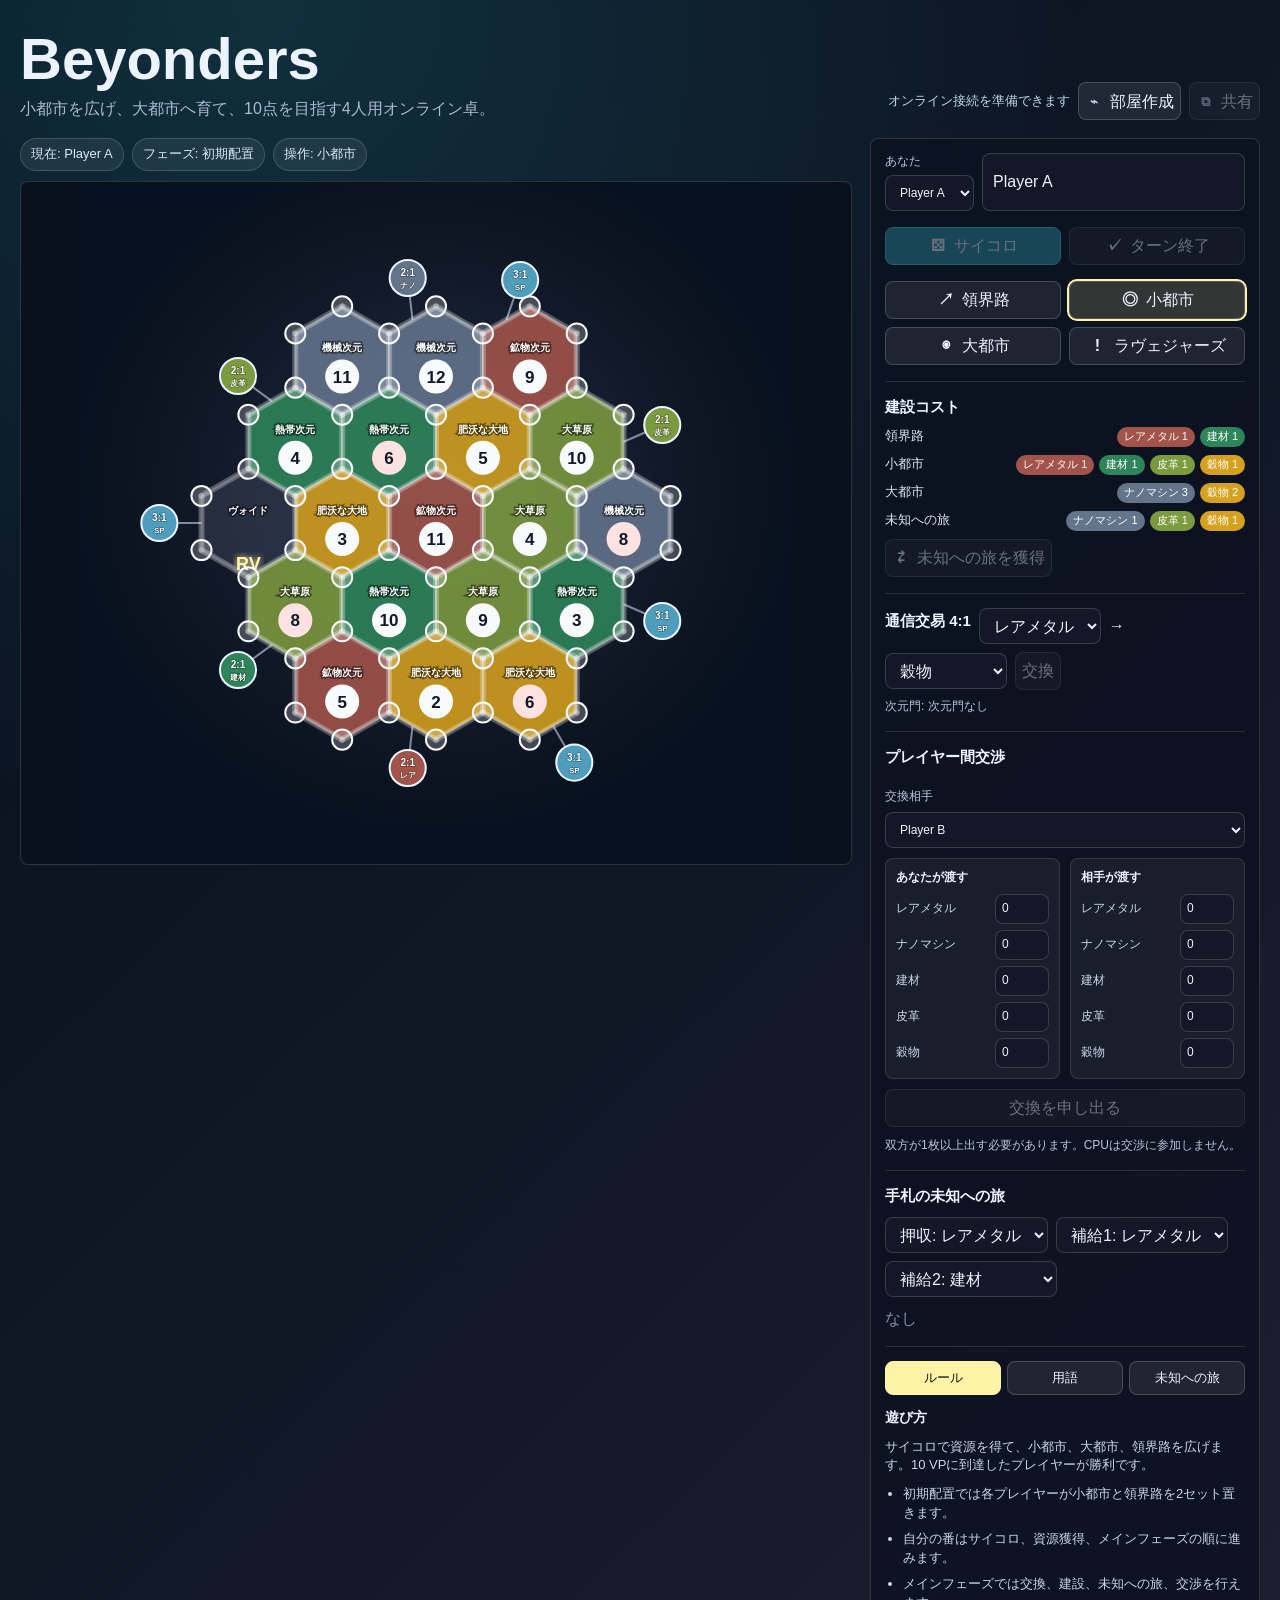
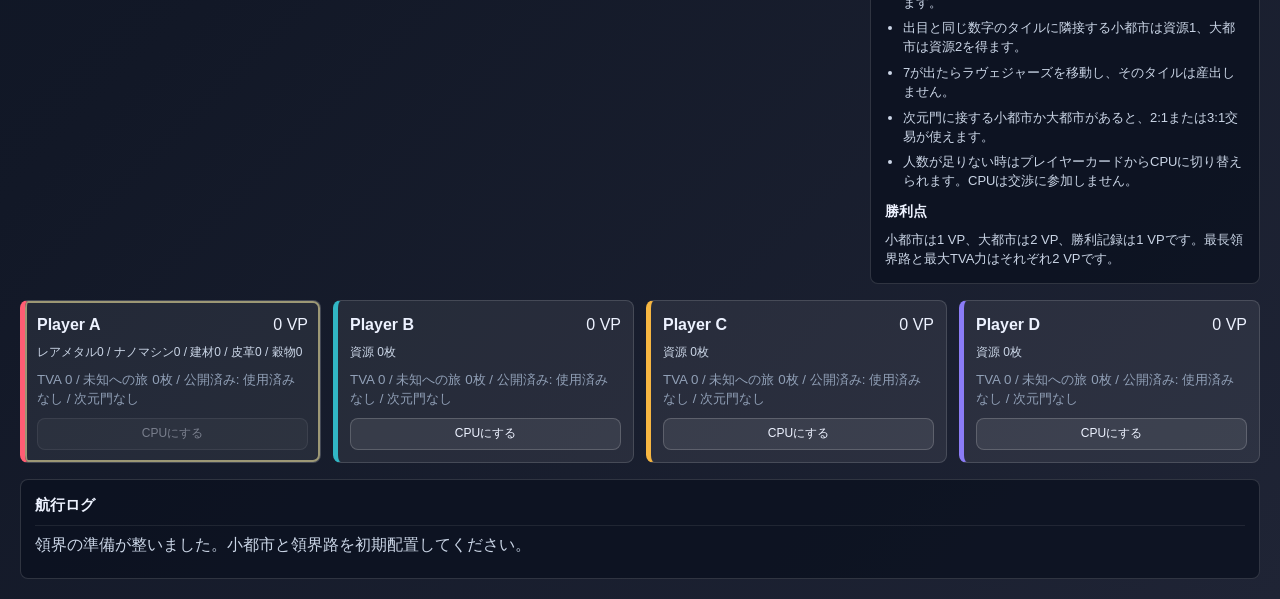
<file: index.html>
<!doctype html>
<html lang="ja">
  <head>
    <meta charset="UTF-8" />
    <meta name="viewport" content="width=device-width, initial-scale=1.0" />
    <title>Beyonders</title>
    <link rel="stylesheet" href="./src/styles.css" />
  </head>
  <body>
    <div id="root"></div>
    <script src="./vendor/react.development.js"></script>
    <script src="./vendor/react-dom.development.js"></script>
    <script src="./src/app.js"></script>
  </body>
</html>
</file>
<file: src/styles.css>
:root {
  color: #edf2ff;
  background: #0a1020;
  font-family: Inter, "Hiragino Kaku Gothic ProN", "Yu Gothic", Meiryo, sans-serif;
  line-height: 1.45;
}

* {
  box-sizing: border-box;
}

body {
  margin: 0;
  min-width: 320px;
  background:
    radial-gradient(circle at 20% 0%, rgba(49, 182, 196, 0.18), transparent 34%),
    linear-gradient(135deg, #07111f 0%, #121827 52%, #1f2435 100%);
}

button,
input,
select {
  font: inherit;
}

button {
  display: inline-flex;
  align-items: center;
  justify-content: center;
  gap: 7px;
  min-height: 38px;
  border: 1px solid rgba(255, 255, 255, 0.18);
  border-radius: 8px;
  color: #edf2ff;
  background: rgba(255, 255, 255, 0.08);
  cursor: pointer;
}

.icon {
  display: inline-grid;
  place-items: center;
  width: 18px;
  height: 18px;
  font-weight: 900;
  line-height: 1;
}

button:hover:not(:disabled) {
  background: rgba(255, 255, 255, 0.16);
}

button:disabled {
  opacity: 0.42;
  cursor: not-allowed;
}

input,
select {
  min-height: 36px;
  border: 1px solid rgba(255, 255, 255, 0.16);
  border-radius: 8px;
  color: #edf2ff;
  background: #121827;
  padding: 0 10px;
}

main {
  width: min(1460px, 100%);
  margin: 0 auto;
  padding: 20px;
}

.topbar {
  display: flex;
  align-items: end;
  justify-content: space-between;
  gap: 20px;
  padding: 10px 0 18px;
}

h1,
h2,
p {
  margin: 0;
}

h1 {
  font-size: clamp(30px, 5vw, 58px);
  line-height: 1;
  letter-spacing: 0;
}

h2 {
  font-size: 15px;
  margin-bottom: 10px;
}

.topbar p {
  margin-top: 9px;
  color: #aeb9cf;
}

.net,
.actions,
.tools,
.trade,
.self,
.miniControls {
  display: flex;
  gap: 8px;
  flex-wrap: wrap;
}

.net {
  justify-content: flex-end;
  align-items: center;
}

.net span {
  color: #bdd7e8;
  font-size: 13px;
}

.layout {
  display: grid;
  grid-template-columns: minmax(0, 1fr) 390px;
  gap: 18px;
  align-items: start;
}

.playSurface {
  min-width: 0;
}

.statusLine {
  display: flex;
  flex-wrap: wrap;
  gap: 8px;
  margin-bottom: 10px;
}

.pill {
  border: 1px solid rgba(255, 255, 255, 0.16);
  border-radius: 999px;
  padding: 6px 10px;
  color: #d8e8ff;
  background: rgba(255, 255, 255, 0.07);
  font-size: 13px;
}

.board {
  width: 100%;
  max-height: 76vh;
  min-height: 520px;
  border: 1px solid rgba(255, 255, 255, 0.14);
  border-radius: 8px;
  background: #09111f;
}

.hex {
  stroke: rgba(255, 255, 255, 0.36);
  stroke-width: 2;
}

.tileName {
  fill: #fff;
  font-size: 10px;
  font-weight: 800;
  text-anchor: middle;
  paint-order: stroke;
  stroke: rgba(0, 0, 0, 0.45);
  stroke-width: 3px;
}

.num {
  fill: #111827;
  font-size: 17px;
  font-weight: 900;
  text-anchor: middle;
}

.criminal {
  fill: #fff3a8;
  font-size: 18px;
  font-weight: 900;
  text-anchor: middle;
}

.spaceport {
  pointer-events: none;
}

.spaceportRate,
.spaceportResource {
  fill: #fff;
  font-weight: 900;
  text-anchor: middle;
  paint-order: stroke;
  stroke: rgba(0, 0, 0, 0.5);
}

.spaceportRate {
  font-size: 10px;
}

.spaceportResource {
  font-size: 8px;
}

.edge {
  stroke-linecap: round;
}

.clickable {
  cursor: pointer;
}

.panel,
.log {
  border: 1px solid rgba(255, 255, 255, 0.14);
  border-radius: 8px;
  background: rgba(12, 18, 32, 0.82);
}

.panel {
  display: grid;
  gap: 16px;
  padding: 14px;
}

.self label {
  display: grid;
  gap: 4px;
  color: #b9c6da;
  font-size: 12px;
}

.self input {
  flex: 1;
}

.actions button {
  flex: 1 1 140px;
}

.primary {
  background: #2a8ea1;
  border-color: #54c3d5;
}

.tools {
  display: grid;
  grid-template-columns: 1fr 1fr;
}

.tools .selected {
  outline: 2px solid #fff3a8;
  background: rgba(255, 243, 168, 0.16);
}

.costs,
.trade,
.criminalPanel,
.negotiation,
.frontiers,
.helpBox {
  border-top: 1px solid rgba(255, 255, 255, 0.12);
  padding-top: 14px;
}

.costs p {
  display: flex;
  justify-content: space-between;
  gap: 10px;
  margin: 8px 0;
  color: #dce7f6;
  font-size: 13px;
}

.cost {
  display: flex;
  flex-wrap: wrap;
  justify-content: flex-end;
  gap: 5px;
}

.cost span {
  border-radius: 999px;
  padding: 2px 7px;
  color: white;
  background: var(--dot);
  font-size: 11px;
  white-space: nowrap;
}

.trade {
  align-items: center;
}

.spaceportNote {
  flex-basis: 100%;
  color: #b9c6da;
  font-size: 12px;
}

.criminalPanel {
  display: grid;
  gap: 10px;
}

.negotiation {
  display: grid;
  gap: 10px;
}

.partnerSelect {
  display: grid;
  gap: 6px;
  color: #b9c6da;
  font-size: 12px;
}

.bundleGrid {
  display: grid;
  grid-template-columns: 1fr 1fr;
  gap: 10px;
}

.bundleInput {
  display: grid;
  gap: 6px;
  min-width: 0;
  padding: 10px;
  border: 1px solid rgba(255, 255, 255, 0.12);
  border-radius: 8px;
  background: rgba(255, 255, 255, 0.05);
}

.bundleInput h3 {
  margin: 0 0 2px;
  color: #edf2ff;
  font-size: 12px;
}

.bundleInput label {
  display: grid;
  grid-template-columns: minmax(0, 1fr) 54px;
  align-items: center;
  gap: 6px;
  color: #cbd6e7;
  font-size: 12px;
}

.bundleInput input {
  width: 54px;
  min-height: 30px;
  padding: 0 6px;
}

.currentOffer {
  display: grid;
  gap: 5px;
  padding: 10px;
  border-radius: 8px;
  background: rgba(255, 243, 168, 0.1);
  border: 1px solid rgba(255, 243, 168, 0.24);
}

.currentOffer p,
.currentOffer small,
.negotiationHistory p {
  color: #cbd6e7;
  font-size: 12px;
}

.negotiationActions {
  display: grid;
  grid-template-columns: 1fr 1fr;
  gap: 8px;
}

.negotiationHistory {
  display: grid;
  gap: 6px;
  max-height: 130px;
  overflow: auto;
}

.negotiationHistory p {
  padding-top: 6px;
  border-top: 1px solid rgba(255, 255, 255, 0.08);
}

.frontiers .cards {
  display: flex;
  flex-wrap: wrap;
  gap: 8px;
  margin-top: 10px;
}

.helpTabs {
  display: grid;
  grid-template-columns: repeat(3, 1fr);
  gap: 6px;
  margin-bottom: 12px;
}

.helpTabs button {
  min-height: 34px;
  font-size: 13px;
}

.helpTabs .selected {
  color: #151515;
  background: #fff3a8;
  border-color: #fff3a8;
}

.helpContent {
  display: grid;
  gap: 10px;
  color: #cbd6e7;
  font-size: 13px;
}

.helpContent h2 {
  margin: 0;
  color: #edf2ff;
  font-size: 14px;
}

.helpContent ul {
  display: grid;
  gap: 7px;
  margin: 0;
  padding-left: 18px;
}

.helpContent dl {
  display: grid;
  gap: 8px;
  margin: 0;
}

.helpContent dl div {
  display: grid;
  grid-template-columns: 92px 1fr;
  gap: 10px;
}

.helpContent dt {
  color: #fff3a8;
  font-weight: 800;
}

.helpContent dd {
  margin: 0;
}

.muted {
  color: #8491a8;
}

.players {
  display: grid;
  grid-template-columns: repeat(4, 1fr);
  gap: 12px;
  margin-top: 16px;
}

.players article {
  border: 1px solid rgba(255, 255, 255, 0.14);
  border-left: 5px solid var(--player);
  border-radius: 8px;
  padding: 12px;
  background: rgba(255, 255, 255, 0.07);
}

.players article.active {
  box-shadow: 0 0 0 2px rgba(255, 243, 168, 0.55) inset;
}

.players div {
  display: flex;
  justify-content: space-between;
  gap: 10px;
}

.players strong {
  display: flex;
  align-items: center;
  flex-wrap: wrap;
  gap: 6px;
}

.badge {
  display: inline-flex;
  align-items: center;
  min-height: 20px;
  padding: 2px 7px;
  border-radius: 999px;
  color: #151515;
  background: #fff3a8;
  font-size: 11px;
  font-weight: 900;
}

.cpuBadge {
  background: #bfe7ff;
}

.players p {
  margin-top: 8px;
  color: #cbd6e7;
  font-size: 12px;
}

.players small {
  display: block;
  margin-top: 8px;
  color: #91a0b7;
}

.cpuToggle {
  width: 100%;
  min-height: 30px;
  margin-top: 10px;
  padding: 6px 8px;
  font-size: 12px;
}

.log {
  margin-top: 16px;
  padding: 14px;
}

.log p {
  padding: 7px 0;
  color: #cbd6e7;
  border-top: 1px solid rgba(255, 255, 255, 0.08);
}

.log .privateLog {
  color: #fff3a8;
}

.winner {
  margin-bottom: 10px;
  padding: 12px;
  border-radius: 8px;
  color: #151515;
  background: #fff3a8;
  font-weight: 900;
}

@media (max-width: 1050px) {
  .layout {
    grid-template-columns: 1fr;
  }

  .panel {
    grid-template-columns: repeat(2, minmax(0, 1fr));
  }

  .players {
    grid-template-columns: repeat(2, 1fr);
  }
}

@media (max-width: 680px) {
  main {
    padding: 12px;
  }

  .topbar {
    display: block;
  }

  .net {
    justify-content: flex-start;
    margin-top: 14px;
  }

  .board {
    min-height: 430px;
  }

  .panel,
  .players {
    grid-template-columns: 1fr;
  }

  .bundleGrid {
    grid-template-columns: 1fr;
  }
}
</file>
